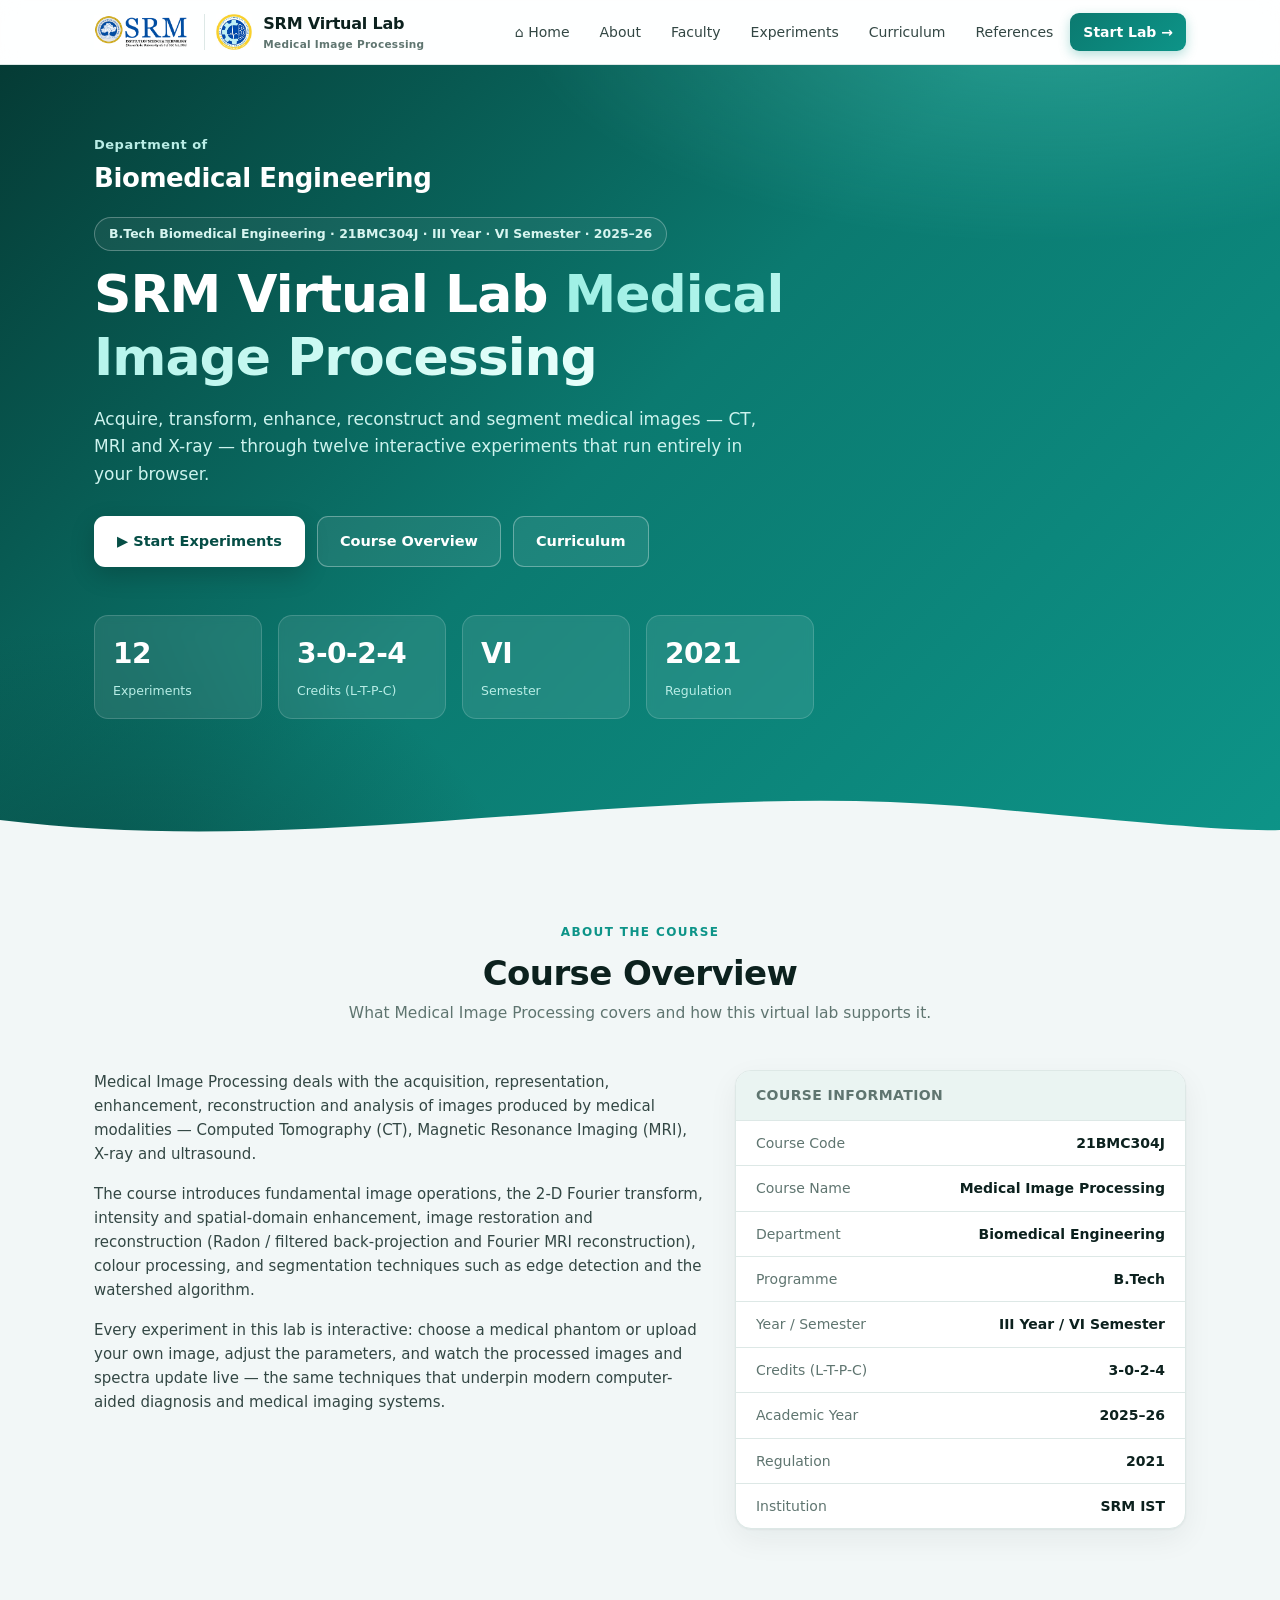
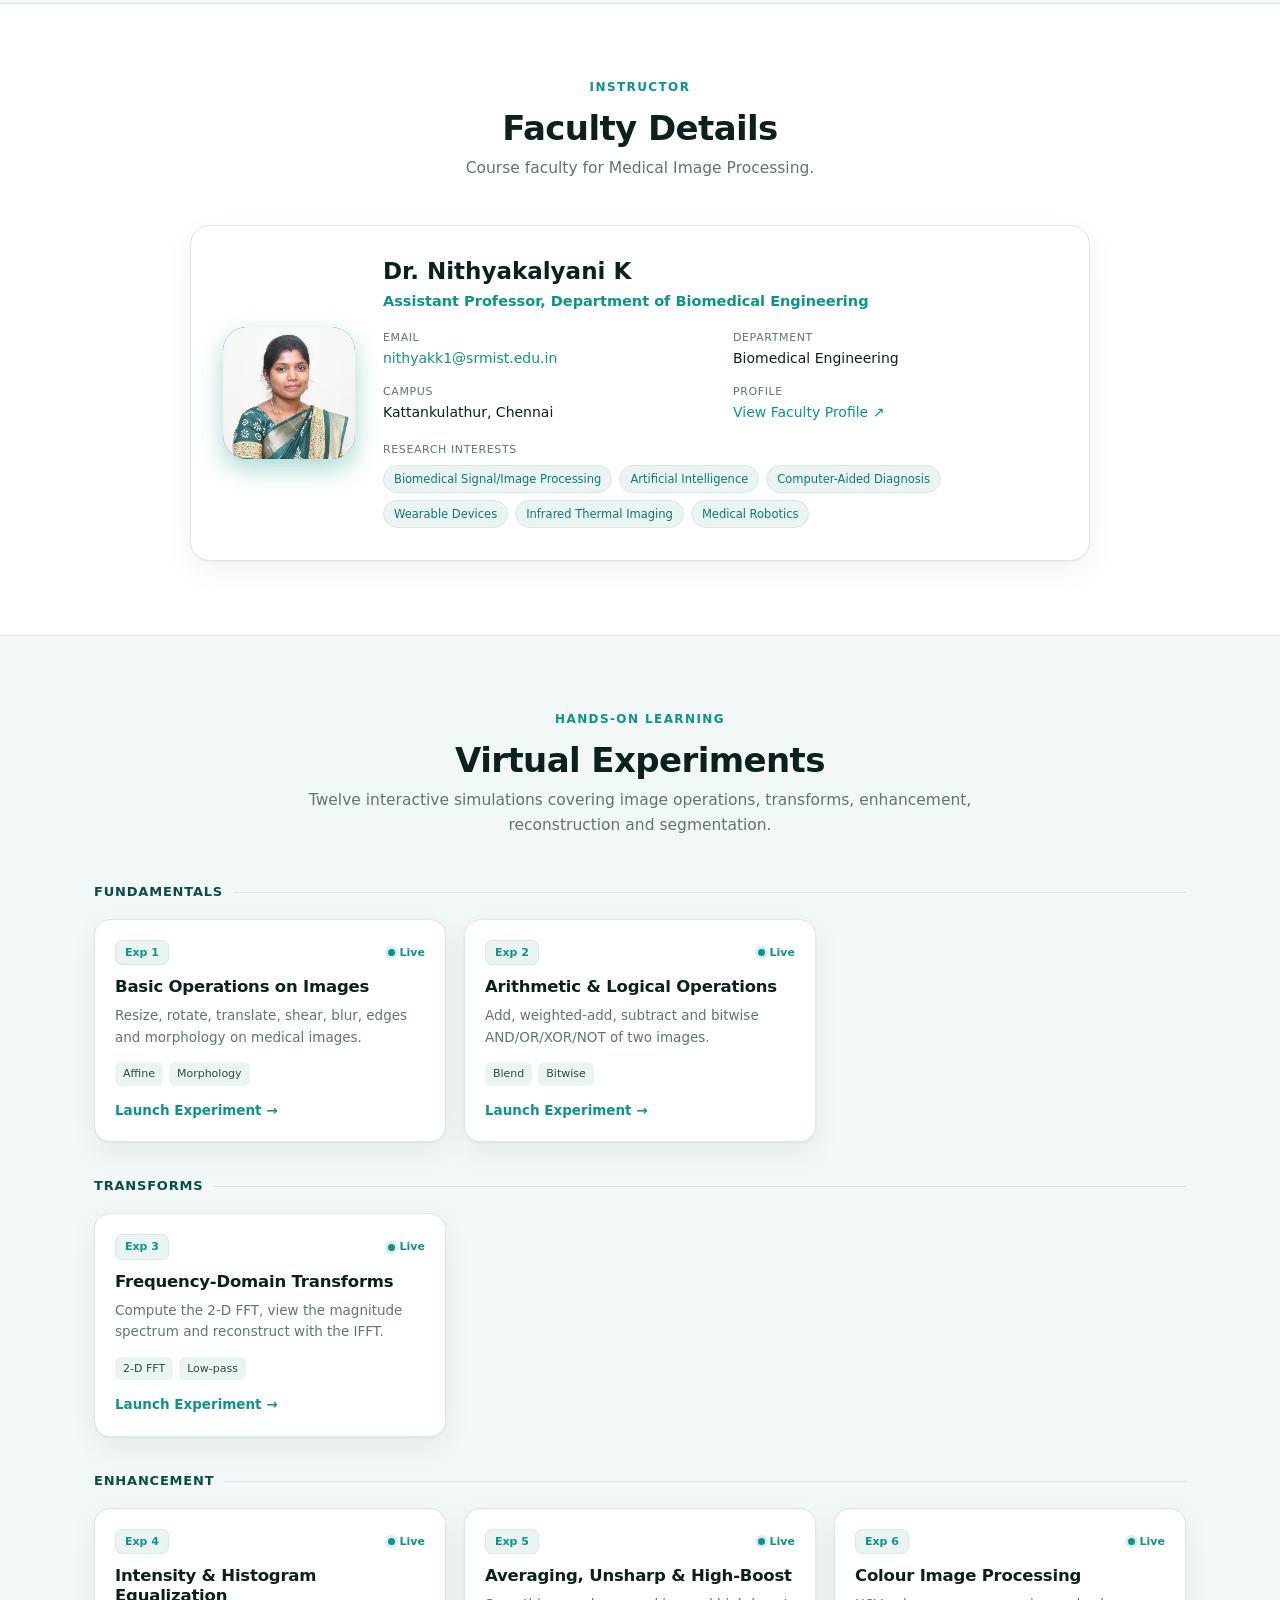
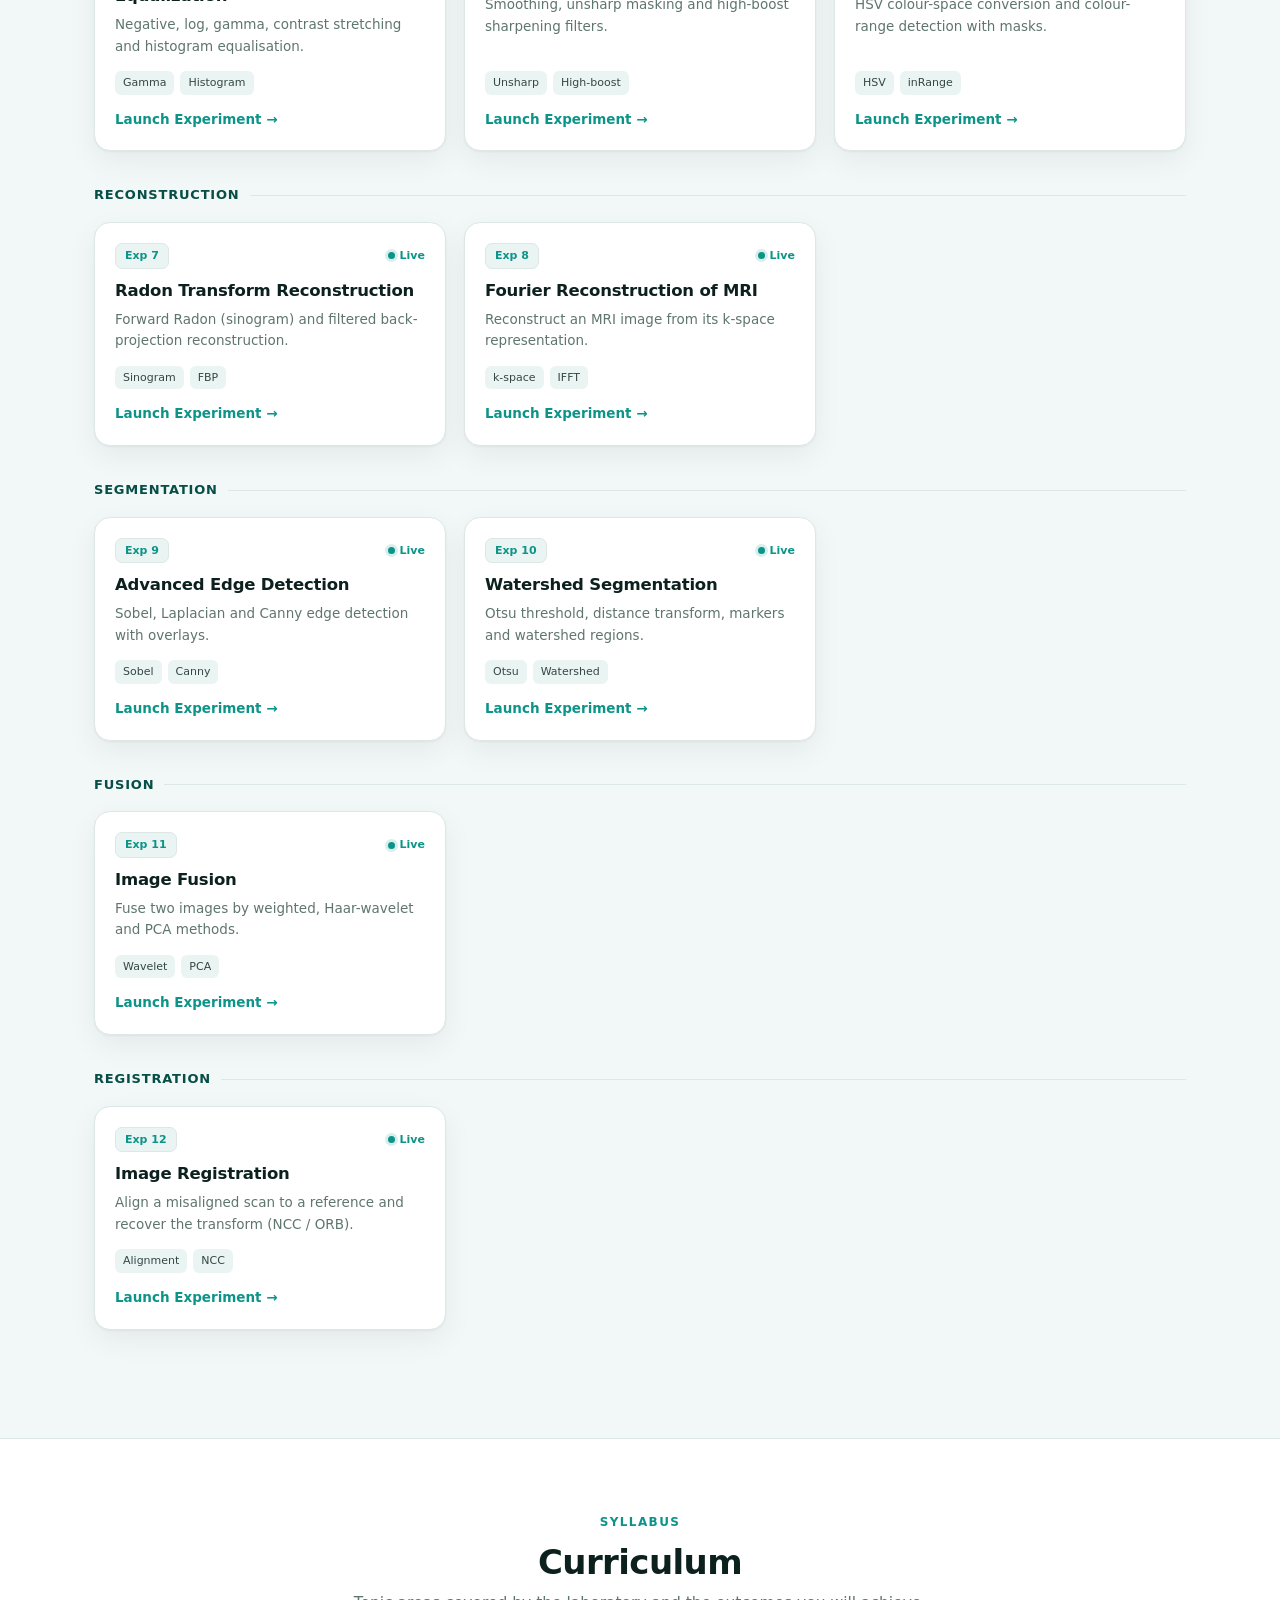
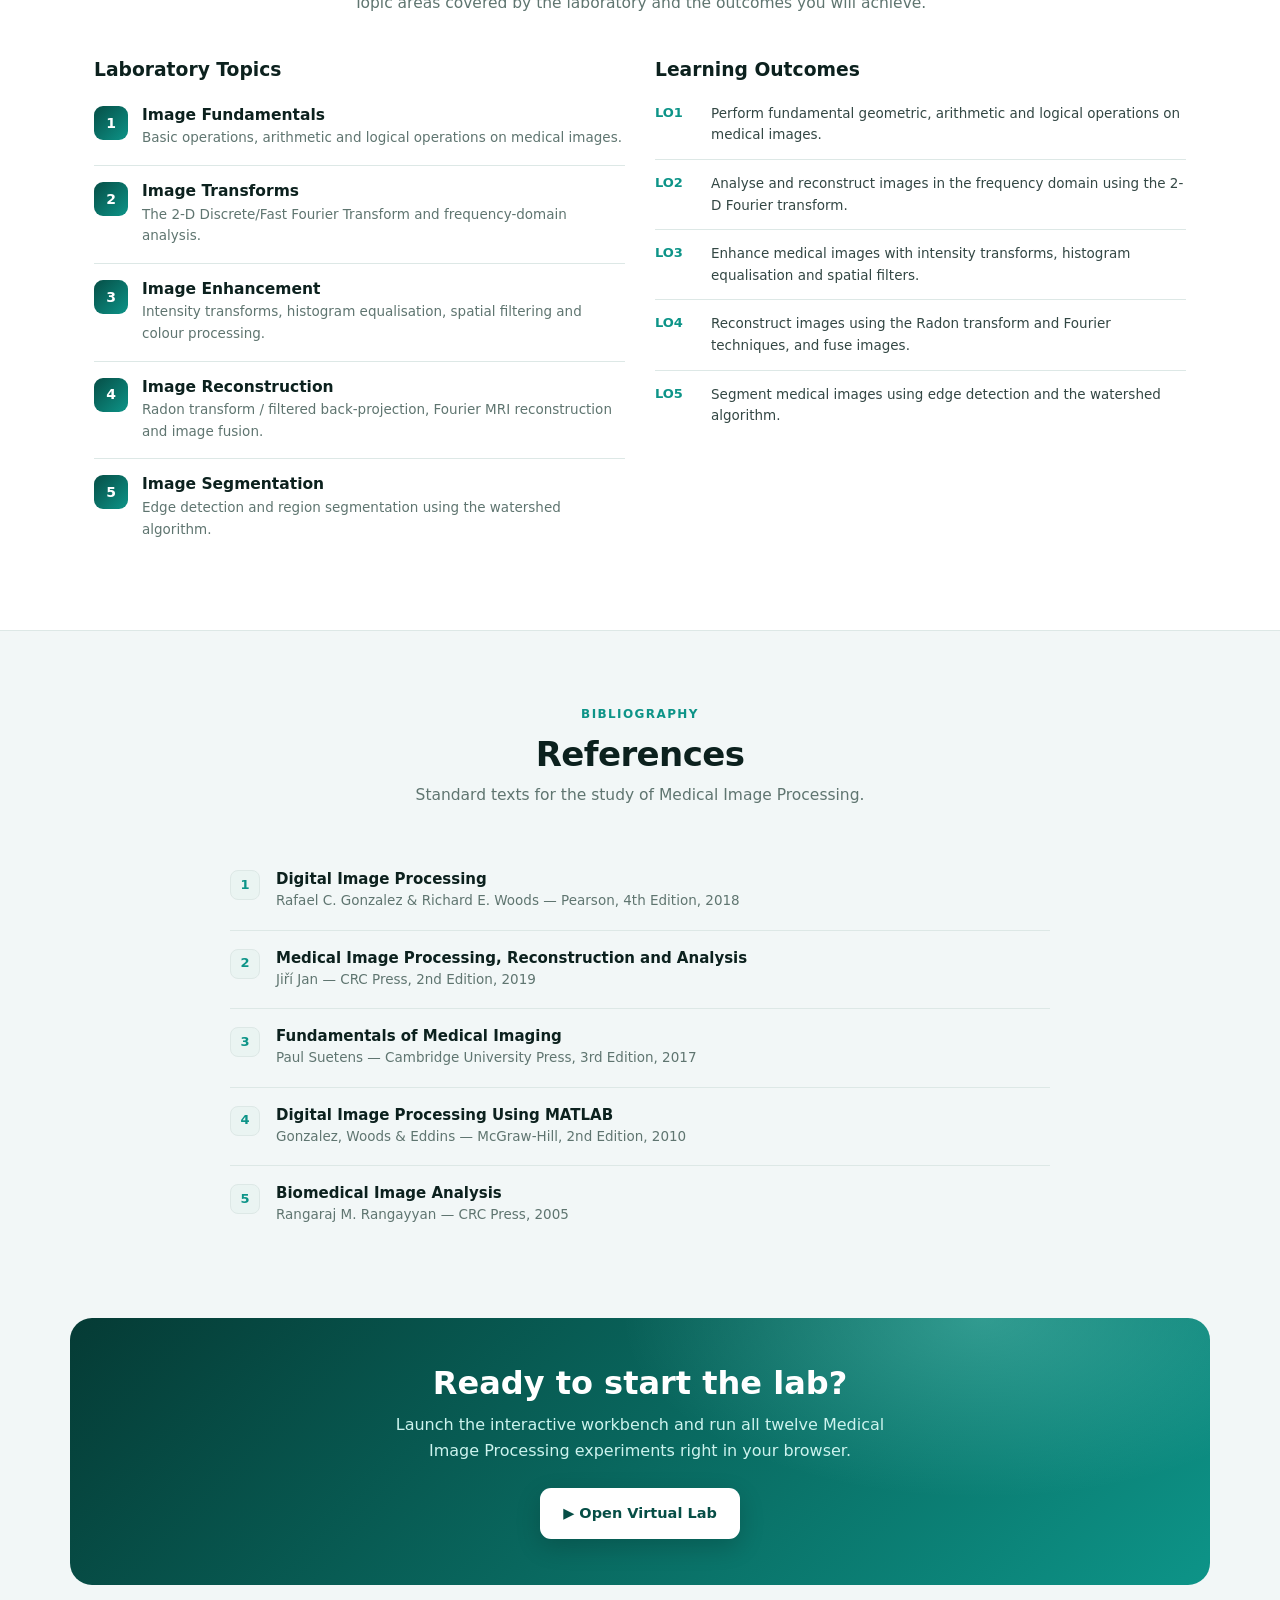
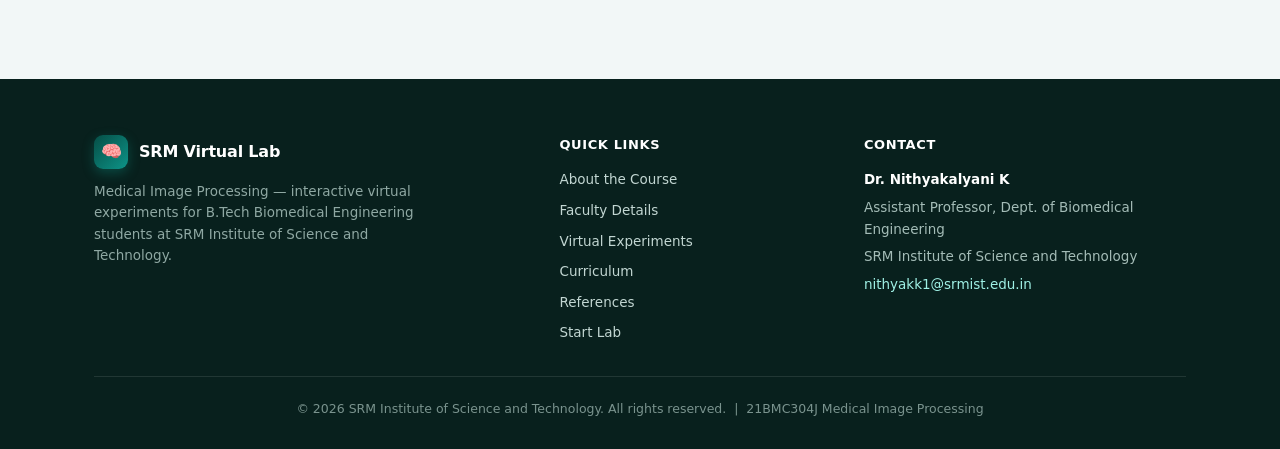
<file: index.html>
<!DOCTYPE html>
<html lang="en">
<head>
  <meta charset="UTF-8" />
  <meta name="viewport" content="width=device-width, initial-scale=1.0" />
  <title>SRM Virtual Lab — Medical Image Processing (BME)</title>
  <meta name="description" content="Interactive virtual laboratory for B.Tech Biomedical Engineering — 12 Medical Image Processing experiments at SRM Institute of Science and Technology." />
  <style>
    :root{
      --navy:#064e46; --blue:#0b7a70; --blue2:#0d9488; --sky:#2dd4bf;
      --ink:#0c211e; --body:#334744; --dim:#5f7570;
      --bg:#f2f7f7; --surface:#ffffff; --border:#dde8e6; --soft:#eaf4f2;
      --radius:16px; --shadow:0 1px 2px rgba(12,33,30,.05),0 10px 30px rgba(12,33,30,.06);
      --maxw:1140px;
    }
    *{box-sizing:border-box;}
    html{scroll-behavior:smooth;}
    body{margin:0;font-family:system-ui,-apple-system,"Segoe UI",Roboto,sans-serif;background:var(--bg);color:var(--body);-webkit-font-smoothing:antialiased;line-height:1.6;}
    a{color:inherit;}
    h1,h2,h3,h4{color:var(--ink);line-height:1.2;margin:0;}
    .wrap{max-width:var(--maxw);margin:0 auto;padding:0 24px;}
    .eyebrow{font-size:12px;font-weight:700;letter-spacing:1.4px;text-transform:uppercase;color:var(--blue2);}

    /* Header */
    header{position:sticky;top:0;z-index:50;background:rgba(255,255,255,.9);backdrop-filter:blur(10px);border-bottom:1px solid var(--border);}
    .nav{display:flex;align-items:center;gap:18px;height:64px;}
    .logo{display:flex;align-items:center;gap:11px;font-weight:800;color:var(--ink);text-decoration:none;font-size:16px;letter-spacing:-.2px;}
    .logo-mark{width:34px;height:34px;border-radius:9px;background:linear-gradient(135deg,var(--navy),var(--blue2));display:grid;place-items:center;color:#fff;font-size:17px;box-shadow:0 4px 12px rgba(13,148,136,.35);}
    .logo small{display:block;font-size:10.5px;font-weight:600;color:var(--dim);letter-spacing:.3px;}
    .logo-img{height:34px;width:auto;display:block;object-fit:contain;}
    .logo-img.bme{height:36px;padding-left:11px;margin-left:3px;border-left:1px solid var(--border);}
    #logo-fallback{display:none;}
    .nav-home{display:inline-flex;align-items:center;gap:5px;}
    .nav-links{display:flex;align-items:center;gap:4px;margin-left:auto;}
    .nav-links a{padding:8px 13px;border-radius:9px;font-size:14px;font-weight:500;color:var(--body);text-decoration:none;transition:.15s;}
    .nav-links a:hover{background:var(--soft);color:var(--navy);}
    .nav-cta{background:linear-gradient(135deg,var(--blue),var(--blue2))!important;color:#fff!important;font-weight:700!important;box-shadow:0 4px 12px rgba(13,148,136,.3);}
    .nav-cta:hover{filter:brightness(1.07);}
    .burger{display:none;margin-left:auto;width:42px;height:42px;border:1px solid var(--border);border-radius:10px;background:#fff;font-size:19px;cursor:pointer;color:var(--ink);}

    /* Hero */
    .hero{position:relative;background:linear-gradient(135deg,#053b35 0%,#0b7a70 48%,#0d9488 100%);color:#fff;overflow:hidden;padding:70px 0 130px;}
    .hero::before{content:"";position:absolute;inset:0;background:radial-gradient(900px 400px at 82% -8%,rgba(120,255,235,.28),transparent 60%),radial-gradient(700px 500px at 8% 110%,rgba(6,60,54,.6),transparent 60%);pointer-events:none;}
    .hero .wrap{position:relative;z-index:2;}
    .hero-dept{font-size:13px;font-weight:600;letter-spacing:.5px;color:#b9ede6;}
    .hero-dept b{display:block;font-size:26px;color:#fff;letter-spacing:-.4px;margin-top:2px;}
    .hero-course{display:inline-block;margin:18px 0 12px;padding:6px 14px;border:1px solid rgba(255,255,255,.28);border-radius:999px;font-size:12.5px;font-weight:600;color:#d7f5f0;background:rgba(255,255,255,.06);}
    .hero h1{font-size:clamp(30px,5vw,52px);color:#fff;letter-spacing:-1px;font-weight:800;max-width:820px;}
    .hero h1 span{background:linear-gradient(90deg,#9ff0e5,#e8fffb);-webkit-background-clip:text;background-clip:text;-webkit-text-fill-color:transparent;}
    .hero p.lead{font-size:17px;color:#cdf3ee;max-width:670px;margin:18px 0 28px;}
    .hero-btns{display:flex;flex-wrap:wrap;gap:12px;}
    .btn{display:inline-flex;align-items:center;gap:8px;padding:13px 22px;border-radius:11px;font-size:14.5px;font-weight:700;text-decoration:none;cursor:pointer;border:1px solid transparent;transition:.15s;}
    .btn-primary{background:#fff;color:var(--navy);box-shadow:0 8px 24px rgba(0,0,0,.18);}
    .btn-primary:hover{transform:translateY(-1px);}
    .btn-ghost{background:rgba(255,255,255,.08);color:#fff;border-color:rgba(255,255,255,.32);}
    .btn-ghost:hover{background:rgba(255,255,255,.16);}
    .stats{display:grid;grid-template-columns:repeat(4,1fr);gap:16px;margin-top:48px;max-width:720px;}
    .stat{background:rgba(255,255,255,.09);border:1px solid rgba(255,255,255,.16);border-radius:14px;padding:16px 18px;backdrop-filter:blur(4px);}
    .stat b{display:block;font-size:28px;font-weight:800;color:#fff;letter-spacing:-.5px;}
    .stat span{font-size:12.5px;color:#b9ede6;}
    .wave{position:absolute;bottom:-1px;left:0;width:100%;line-height:0;z-index:1;}
    .wave svg{width:100%;height:70px;display:block;}

    section{padding:74px 0;}
    .sec-head{text-align:center;max-width:680px;margin:0 auto 44px;}
    .sec-head h2{font-size:clamp(24px,3.5vw,34px);margin:10px 0 8px;letter-spacing:-.6px;}
    .sec-head p{color:var(--dim);font-size:15.5px;margin:0;}
    .alt{background:var(--surface);border-top:1px solid var(--border);border-bottom:1px solid var(--border);}

    .about-grid{display:grid;grid-template-columns:1.35fr 1fr;gap:32px;align-items:start;}
    .about-grid p{margin:0 0 16px;font-size:15px;}
    .info-card{background:var(--surface);border:1px solid var(--border);border-radius:var(--radius);box-shadow:var(--shadow);overflow:hidden;}
    .info-card h3{padding:16px 20px;font-size:14px;letter-spacing:.4px;text-transform:uppercase;color:var(--dim);border-bottom:1px solid var(--border);background:var(--soft);}
    .info-row{display:flex;justify-content:space-between;gap:14px;padding:11px 20px;font-size:14px;border-bottom:1px solid var(--border);}
    .info-row:last-child{border-bottom:0;}
    .info-row span{color:var(--dim);}
    .info-row b{color:var(--ink);font-weight:600;text-align:right;}

    /* Faculty */
    .faculty-card{display:grid;grid-template-columns:auto 1fr;gap:28px;max-width:900px;margin:0 auto;background:var(--surface);border:1px solid var(--border);border-radius:20px;box-shadow:var(--shadow);padding:32px;align-items:center;}
    .avatar{position:relative;width:132px;height:132px;border-radius:24px;overflow:hidden;box-shadow:0 10px 26px rgba(13,148,136,.35);background:linear-gradient(135deg,var(--navy),var(--blue2));}
    .avatar img{width:100%;height:100%;object-fit:cover;display:block;}
    .avatar-fallback{position:absolute;inset:0;display:grid;place-items:center;color:#fff;font-size:42px;font-weight:800;letter-spacing:1px;}
    .faculty-card h3{font-size:23px;}
    .faculty-role{color:var(--blue2);font-weight:600;font-size:14.5px;margin:4px 0 16px;}
    .faculty-meta{display:grid;grid-template-columns:repeat(2,minmax(0,1fr));gap:14px 26px;margin-bottom:18px;}
    .fm-label{font-size:11px;text-transform:uppercase;letter-spacing:.6px;color:var(--dim);}
    .fm-val{font-size:14px;color:var(--ink);font-weight:500;word-break:break-word;}
    .fm-val a{color:var(--blue2);text-decoration:none;}
    .chips{display:flex;flex-wrap:wrap;gap:7px;margin-top:6px;}
    .chip{font-size:11.5px;background:var(--soft);color:var(--blue);border:1px solid var(--border);padding:4px 10px;border-radius:999px;font-weight:500;}

    /* Experiments */
    .exp-group{margin-bottom:34px;}
    .exp-group-title{display:flex;align-items:center;gap:10px;font-size:13px;font-weight:700;letter-spacing:.8px;text-transform:uppercase;color:var(--navy);margin-bottom:16px;}
    .exp-group-title::after{content:"";flex:1;height:1px;background:var(--border);}
    .exp-grid{display:grid;grid-template-columns:repeat(auto-fill,minmax(300px,1fr));gap:18px;}
    .exp-card{display:flex;flex-direction:column;background:var(--surface);border:1px solid var(--border);border-radius:var(--radius);padding:20px;box-shadow:var(--shadow);transition:.18s;text-decoration:none;}
    .exp-card:hover{transform:translateY(-3px);border-color:var(--blue2);box-shadow:0 10px 30px rgba(13,148,136,.14);}
    .exp-top{display:flex;align-items:center;justify-content:space-between;margin-bottom:12px;}
    .exp-badge{font-size:11px;font-weight:700;color:var(--blue2);background:var(--soft);border:1px solid var(--border);padding:3px 9px;border-radius:7px;}
    .live{display:inline-flex;align-items:center;gap:5px;font-size:11px;font-weight:600;color:#0d9488;}
    .live::before{content:"";width:7px;height:7px;border-radius:50%;background:#0d9488;box-shadow:0 0 0 3px rgba(13,148,136,.16);}
    .exp-card h4{font-size:16.5px;margin-bottom:8px;letter-spacing:-.2px;}
    .exp-card p{font-size:13.5px;color:var(--dim);margin:0 0 14px;flex:1;}
    .exp-tags{display:flex;flex-wrap:wrap;gap:6px;margin-bottom:14px;}
    .exp-tags span{font-size:11px;background:var(--soft);color:var(--body);padding:3px 8px;border-radius:6px;}
    .exp-launch{font-size:13.5px;font-weight:700;color:var(--blue2);display:inline-flex;align-items:center;gap:6px;}
    .exp-card:hover .exp-launch{gap:9px;}

    .curr-grid{display:grid;grid-template-columns:1fr 1fr;gap:30px;}
    .unit{display:flex;gap:14px;padding:16px 0;border-bottom:1px solid var(--border);}
    .unit:last-child{border-bottom:0;}
    .unit-num{flex:none;width:34px;height:34px;border-radius:9px;background:linear-gradient(135deg,var(--navy),var(--blue2));color:#fff;display:grid;place-items:center;font-weight:700;font-size:14px;}
    .unit h4{font-size:15.5px;margin-bottom:3px;}
    .unit p{margin:0;font-size:13.5px;color:var(--dim);}
    .co{display:flex;gap:12px;padding:13px 0;border-bottom:1px solid var(--border);}
    .co:last-child{border-bottom:0;}
    .co b{flex:none;color:var(--blue2);font-size:13px;font-weight:700;width:44px;}
    .co span{font-size:13.5px;color:var(--body);}

    .ref{display:flex;gap:16px;padding:18px 0;border-bottom:1px solid var(--border);}
    .ref:last-child{border-bottom:0;}
    .ref-num{flex:none;width:30px;height:30px;border-radius:8px;border:1px solid var(--border);background:var(--soft);color:var(--blue2);display:grid;place-items:center;font-weight:700;font-size:13px;}
    .ref h4{font-size:15px;margin-bottom:2px;}
    .ref p{margin:0;font-size:13.5px;color:var(--dim);}

    .cta-band{background:linear-gradient(135deg,#053b35,#0d9488);color:#fff;border-radius:22px;padding:46px;text-align:center;max-width:var(--maxw);margin:0 auto;position:relative;overflow:hidden;}
    .cta-band::before{content:"";position:absolute;inset:0;background:radial-gradient(600px 300px at 80% 0,rgba(150,255,240,.28),transparent 60%);}
    .cta-band h2{color:#fff;font-size:clamp(24px,3.5vw,32px);position:relative;}
    .cta-band p{color:#cdf3ee;margin:10px auto 24px;max-width:520px;position:relative;}

    footer{background:#08201d;color:#c2d6d2;padding:56px 0 30px;margin-top:20px;}
    .foot-grid{display:grid;grid-template-columns:1.6fr 1fr 1.2fr;gap:36px;padding-bottom:32px;border-bottom:1px solid rgba(255,255,255,.1);}
    footer h5{color:#fff;font-size:13px;text-transform:uppercase;letter-spacing:.6px;margin:0 0 14px;}
    .foot-brand .logo{color:#fff;margin-bottom:12px;}
    .foot-brand p{font-size:13.5px;color:#8fa8a3;max-width:320px;margin:0;}
    .foot-links{display:flex;flex-direction:column;gap:9px;}
    .foot-links a{font-size:13.5px;color:#c2d6d2;text-decoration:none;}
    .foot-links a:hover{color:#fff;}
    .foot-contact p{font-size:13.5px;margin:0 0 6px;color:#a4bcb7;}
    .foot-contact a{color:#9ff0e5;text-decoration:none;}
    .copyright{padding-top:22px;font-size:12.5px;color:#7a938e;text-align:center;}

    @media(max-width:900px){
      .nav-links{display:none;position:absolute;top:64px;left:0;right:0;flex-direction:column;background:#fff;border-bottom:1px solid var(--border);padding:12px 24px;gap:2px;}
      .nav-links.open{display:flex;}
      .nav-links a{padding:11px 12px;}
      .burger{display:block;}
      .about-grid,.curr-grid,.foot-grid{grid-template-columns:1fr;}
      .stats{grid-template-columns:repeat(2,1fr);}
      .faculty-card{grid-template-columns:1fr;text-align:center;padding:26px;}
      .avatar{margin:0 auto;}
      .faculty-meta{grid-template-columns:1fr;text-align:left;}
    }
  </style>
</head>
<body>
  <!-- HEADER -->
  <header>
    <div class="wrap nav">
      <a href="index.html" class="logo">
        <img src="assets/srm-logo.png" alt="SRM Institute of Science and Technology" class="logo-img srm"
             onerror="this.style.display='none';document.getElementById('logo-fallback').style.display='grid';" />
        <img src="assets/bme-logo.jpg" alt="Department of Biomedical Engineering" class="logo-img bme"
             onerror="this.style.display='none';" />
        <span id="logo-fallback" class="logo-mark">🧠</span>
        <span class="logo-text">SRM Virtual Lab<small>Medical Image Processing</small></span>
      </a>
      <button class="burger" id="burger" aria-label="Menu">☰</button>
      <nav class="nav-links" id="navlinks">
        <a href="#home" class="nav-home">⌂ Home</a>
        <a href="#about">About</a>
        <a href="#faculty">Faculty</a>
        <a href="#experiments">Experiments</a>
        <a href="#curriculum">Curriculum</a>
        <a href="#references">References</a>
        <a href="lab.html" class="nav-cta">Start Lab →</a>
      </nav>
    </div>
  </header>

  <!-- HERO -->
  <div class="hero" id="home">
    <div class="wrap">
      <div class="hero-dept">Department of <b>Biomedical Engineering</b></div>
      <div class="hero-course">B.Tech Biomedical Engineering · 21BMC304J · III Year · VI Semester · 2025–26</div>
      <h1>SRM Virtual Lab <span>Medical Image Processing</span></h1>
      <p class="lead">Acquire, transform, enhance, reconstruct and segment medical images — CT, MRI and X-ray — through twelve interactive experiments that run entirely in your browser.</p>
      <div class="hero-btns">
        <a href="lab.html" class="btn btn-primary">▶ Start Experiments</a>
        <a href="#about" class="btn btn-ghost">Course Overview</a>
        <a href="#curriculum" class="btn btn-ghost">Curriculum</a>
      </div>
      <div class="stats">
        <div class="stat"><b>12</b><span>Experiments</span></div>
        <div class="stat"><b>3-0-2-4</b><span>Credits (L-T-P-C)</span></div>
        <div class="stat"><b>VI</b><span>Semester</span></div>
        <div class="stat"><b>2021</b><span>Regulation</span></div>
      </div>
    </div>
    <div class="wave">
      <svg viewBox="0 0 1440 70" preserveAspectRatio="none" xmlns="http://www.w3.org/2000/svg"><path fill="#f2f7f7" d="M0,40 C360,80 720,0 1080,26 C1260,40 1380,52 1440,50 L1440,70 L0,70 Z"></path></svg>
    </div>
  </div>

  <!-- ABOUT -->
  <section id="about">
    <div class="wrap">
      <div class="sec-head">
        <div class="eyebrow">About the Course</div>
        <h2>Course Overview</h2>
        <p>What Medical Image Processing covers and how this virtual lab supports it.</p>
      </div>
      <div class="about-grid">
        <div>
          <p>Medical Image Processing deals with the acquisition, representation, enhancement, reconstruction and analysis of images produced by medical modalities — Computed Tomography (CT), Magnetic Resonance Imaging (MRI), X-ray and ultrasound.</p>
          <p>The course introduces fundamental image operations, the 2-D Fourier transform, intensity and spatial-domain enhancement, image restoration and reconstruction (Radon / filtered back-projection and Fourier MRI reconstruction), colour processing, and segmentation techniques such as edge detection and the watershed algorithm.</p>
          <p>Every experiment in this lab is interactive: choose a medical phantom or upload your own image, adjust the parameters, and watch the processed images and spectra update live — the same techniques that underpin modern computer-aided diagnosis and medical imaging systems.</p>
        </div>
        <div class="info-card">
          <h3>Course Information</h3>
          <div class="info-row"><span>Course Code</span><b>21BMC304J</b></div>
          <div class="info-row"><span>Course Name</span><b>Medical Image Processing</b></div>
          <div class="info-row"><span>Department</span><b>Biomedical Engineering</b></div>
          <div class="info-row"><span>Programme</span><b>B.Tech</b></div>
          <div class="info-row"><span>Year / Semester</span><b>III Year / VI Semester</b></div>
          <div class="info-row"><span>Credits (L-T-P-C)</span><b>3-0-2-4</b></div>
          <div class="info-row"><span>Academic Year</span><b>2025–26</b></div>
          <div class="info-row"><span>Regulation</span><b>2021</b></div>
          <div class="info-row"><span>Institution</span><b>SRM IST</b></div>
        </div>
      </div>
    </div>
  </section>

  <!-- FACULTY -->
  <section id="faculty" class="alt">
    <div class="wrap">
      <div class="sec-head">
        <div class="eyebrow">Instructor</div>
        <h2>Faculty Details</h2>
        <p>Course faculty for Medical Image Processing.</p>
      </div>
      <div class="faculty-card">
        <div class="avatar">
          <img src="assets/nithya.jpg" alt="Dr. Nithyakalyani K"
               onerror="this.style.display='none';this.nextElementSibling.style.display='grid';" />
          <span class="avatar-fallback" style="display:none;">NK</span>
        </div>
        <div>
          <h3>Dr. Nithyakalyani K</h3>
          <div class="faculty-role">Assistant Professor, Department of Biomedical Engineering</div>
          <div class="faculty-meta">
            <div><div class="fm-label">Email</div><div class="fm-val"><a href="mailto:nithyakk1@srmist.edu.in">nithyakk1@srmist.edu.in</a></div></div>
            <div><div class="fm-label">Department</div><div class="fm-val">Biomedical Engineering</div></div>
            <div><div class="fm-label">Campus</div><div class="fm-val">Kattankulathur, Chennai</div></div>
            <div><div class="fm-label">Profile</div><div class="fm-val"><a href="https://www.srmist.edu.in/faculty/dr-nithyakalyani-k-2/" target="_blank" rel="noopener">View Faculty Profile ↗</a></div></div>
          </div>
          <div class="fm-label">Research Interests</div>
          <div class="chips">
            <span class="chip">Biomedical Signal/Image Processing</span>
            <span class="chip">Artificial Intelligence</span>
            <span class="chip">Computer-Aided Diagnosis</span>
            <span class="chip">Wearable Devices</span>
            <span class="chip">Infrared Thermal Imaging</span>
            <span class="chip">Medical Robotics</span>
          </div>
        </div>
      </div>
    </div>
  </section>

  <!-- EXPERIMENTS -->
  <section id="experiments">
    <div class="wrap">
      <div class="sec-head">
        <div class="eyebrow">Hands-on Learning</div>
        <h2>Virtual Experiments</h2>
        <p>Twelve interactive simulations covering image operations, transforms, enhancement, reconstruction and segmentation.</p>
      </div>
      <div id="exp-container"></div>
    </div>
  </section>

  <!-- CURRICULUM -->
  <section id="curriculum" class="alt">
    <div class="wrap">
      <div class="sec-head">
        <div class="eyebrow">Syllabus</div>
        <h2>Curriculum</h2>
        <p>Topic areas covered by the laboratory and the outcomes you will achieve.</p>
      </div>
      <div class="curr-grid">
        <div>
          <h3 style="margin-bottom:8px;">Laboratory Topics</h3>
          <div class="unit"><div class="unit-num">1</div><div><h4>Image Fundamentals</h4><p>Basic operations, arithmetic and logical operations on medical images.</p></div></div>
          <div class="unit"><div class="unit-num">2</div><div><h4>Image Transforms</h4><p>The 2-D Discrete/Fast Fourier Transform and frequency-domain analysis.</p></div></div>
          <div class="unit"><div class="unit-num">3</div><div><h4>Image Enhancement</h4><p>Intensity transforms, histogram equalisation, spatial filtering and colour processing.</p></div></div>
          <div class="unit"><div class="unit-num">4</div><div><h4>Image Reconstruction</h4><p>Radon transform / filtered back-projection, Fourier MRI reconstruction and image fusion.</p></div></div>
          <div class="unit"><div class="unit-num">5</div><div><h4>Image Segmentation</h4><p>Edge detection and region segmentation using the watershed algorithm.</p></div></div>
        </div>
        <div>
          <h3 style="margin-bottom:8px;">Learning Outcomes</h3>
          <div class="co"><b>LO1</b><span>Perform fundamental geometric, arithmetic and logical operations on medical images.</span></div>
          <div class="co"><b>LO2</b><span>Analyse and reconstruct images in the frequency domain using the 2-D Fourier transform.</span></div>
          <div class="co"><b>LO3</b><span>Enhance medical images with intensity transforms, histogram equalisation and spatial filters.</span></div>
          <div class="co"><b>LO4</b><span>Reconstruct images using the Radon transform and Fourier techniques, and fuse images.</span></div>
          <div class="co"><b>LO5</b><span>Segment medical images using edge detection and the watershed algorithm.</span></div>
        </div>
      </div>
    </div>
  </section>

  <!-- REFERENCES -->
  <section id="references">
    <div class="wrap">
      <div class="sec-head">
        <div class="eyebrow">Bibliography</div>
        <h2>References</h2>
        <p>Standard texts for the study of Medical Image Processing.</p>
      </div>
      <div style="max-width:820px;margin:0 auto;">
        <div class="ref"><div class="ref-num">1</div><div><h4>Digital Image Processing</h4><p>Rafael C. Gonzalez &amp; Richard E. Woods — Pearson, 4th Edition, 2018</p></div></div>
        <div class="ref"><div class="ref-num">2</div><div><h4>Medical Image Processing, Reconstruction and Analysis</h4><p>Jiří Jan — CRC Press, 2nd Edition, 2019</p></div></div>
        <div class="ref"><div class="ref-num">3</div><div><h4>Fundamentals of Medical Imaging</h4><p>Paul Suetens — Cambridge University Press, 3rd Edition, 2017</p></div></div>
        <div class="ref"><div class="ref-num">4</div><div><h4>Digital Image Processing Using MATLAB</h4><p>Gonzalez, Woods &amp; Eddins — McGraw-Hill, 2nd Edition, 2010</p></div></div>
        <div class="ref"><div class="ref-num">5</div><div><h4>Biomedical Image Analysis</h4><p>Rangaraj M. Rangayyan — CRC Press, 2005</p></div></div>
      </div>
    </div>
  </section>

  <!-- CTA -->
  <section style="padding-top:0;">
    <div class="cta-band">
      <h2>Ready to start the lab?</h2>
      <p>Launch the interactive workbench and run all twelve Medical Image Processing experiments right in your browser.</p>
      <a href="lab.html" class="btn btn-primary" style="position:relative;">▶ Open Virtual Lab</a>
    </div>
  </section>

  <!-- FOOTER -->
  <footer>
    <div class="wrap">
      <div class="foot-grid">
        <div class="foot-brand">
          <div class="logo"><span class="logo-mark">🧠</span><span>SRM Virtual Lab</span></div>
          <p>Medical Image Processing — interactive virtual experiments for B.Tech Biomedical Engineering students at SRM Institute of Science and Technology.</p>
        </div>
        <div>
          <h5>Quick Links</h5>
          <div class="foot-links">
            <a href="#about">About the Course</a>
            <a href="#faculty">Faculty Details</a>
            <a href="#experiments">Virtual Experiments</a>
            <a href="#curriculum">Curriculum</a>
            <a href="#references">References</a>
            <a href="lab.html">Start Lab</a>
          </div>
        </div>
        <div class="foot-contact">
          <h5>Contact</h5>
          <p><b style="color:#fff;">Dr. Nithyakalyani K</b></p>
          <p>Assistant Professor, Dept. of Biomedical Engineering</p>
          <p>SRM Institute of Science and Technology</p>
          <p><a href="mailto:nithyakk1@srmist.edu.in">nithyakk1@srmist.edu.in</a></p>
        </div>
      </div>
      <div class="copyright">© 2026 SRM Institute of Science and Technology. All rights reserved. &nbsp;|&nbsp; 21BMC304J Medical Image Processing</div>
    </div>
  </footer>

  <script>
    const burger = document.getElementById('burger');
    const navlinks = document.getElementById('navlinks');
    burger.addEventListener('click', () => navlinks.classList.toggle('open'));
    navlinks.querySelectorAll('a').forEach(a => a.addEventListener('click', () => navlinks.classList.remove('open')));

    // Experiment cards (grouped) — link into the lab at the matching experiment
    const GROUPS = [
      { name: 'Fundamentals', items: [
        [1, 'Basic Operations on Images', 'Resize, rotate, translate, shear, blur, edges and morphology on medical images.', ['Affine','Morphology']],
        [2, 'Arithmetic & Logical Operations', 'Add, weighted-add, subtract and bitwise AND/OR/XOR/NOT of two images.', ['Blend','Bitwise']]
      ]},
      { name: 'Transforms', items: [
        [3, 'Frequency-Domain Transforms', 'Compute the 2-D FFT, view the magnitude spectrum and reconstruct with the IFFT.', ['2-D FFT','Low-pass']]
      ]},
      { name: 'Enhancement', items: [
        [4, 'Intensity & Histogram Equalization', 'Negative, log, gamma, contrast stretching and histogram equalisation.', ['Gamma','Histogram']],
        [5, 'Averaging, Unsharp & High-Boost', 'Smoothing, unsharp masking and high-boost sharpening filters.', ['Unsharp','High-boost']],
        [6, 'Colour Image Processing', 'HSV colour-space conversion and colour-range detection with masks.', ['HSV','inRange']]
      ]},
      { name: 'Reconstruction', items: [
        [7, 'Radon Transform Reconstruction', 'Forward Radon (sinogram) and filtered back-projection reconstruction.', ['Sinogram','FBP']],
        [8, 'Fourier Reconstruction of MRI', 'Reconstruct an MRI image from its k-space representation.', ['k-space','IFFT']]
      ]},
      { name: 'Segmentation', items: [
        [9, 'Advanced Edge Detection', 'Sobel, Laplacian and Canny edge detection with overlays.', ['Sobel','Canny']],
        [10, 'Watershed Segmentation', 'Otsu threshold, distance transform, markers and watershed regions.', ['Otsu','Watershed']]
      ]},
      { name: 'Fusion', items: [
        [11, 'Image Fusion', 'Fuse two images by weighted, Haar-wavelet and PCA methods.', ['Wavelet','PCA']]
      ]},
      { name: 'Registration', items: [
        [12, 'Image Registration', 'Align a misaligned scan to a reference and recover the transform (NCC / ORB).', ['Alignment','NCC']]
      ]}
    ];
    const cont = document.getElementById('exp-container');
    GROUPS.forEach(g => {
      const wrap = document.createElement('div'); wrap.className = 'exp-group';
      wrap.innerHTML = `<div class="exp-group-title">${g.name}</div>`;
      const grid = document.createElement('div'); grid.className = 'exp-grid';
      g.items.forEach(([n, title, desc, tags]) => {
        const a = document.createElement('a');
        a.className = 'exp-card'; a.href = 'lab.html#exp' + n;
        a.innerHTML = `
          <div class="exp-top"><span class="exp-badge">Exp ${n}</span><span class="live">Live</span></div>
          <h4>${title}</h4>
          <p>${desc}</p>
          <div class="exp-tags">${tags.map(t => `<span>${t}</span>`).join('')}</div>
          <span class="exp-launch">Launch Experiment →</span>`;
        grid.appendChild(a);
      });
      wrap.appendChild(grid); cont.appendChild(wrap);
    });
  </script>
</body>
</html>
</file>
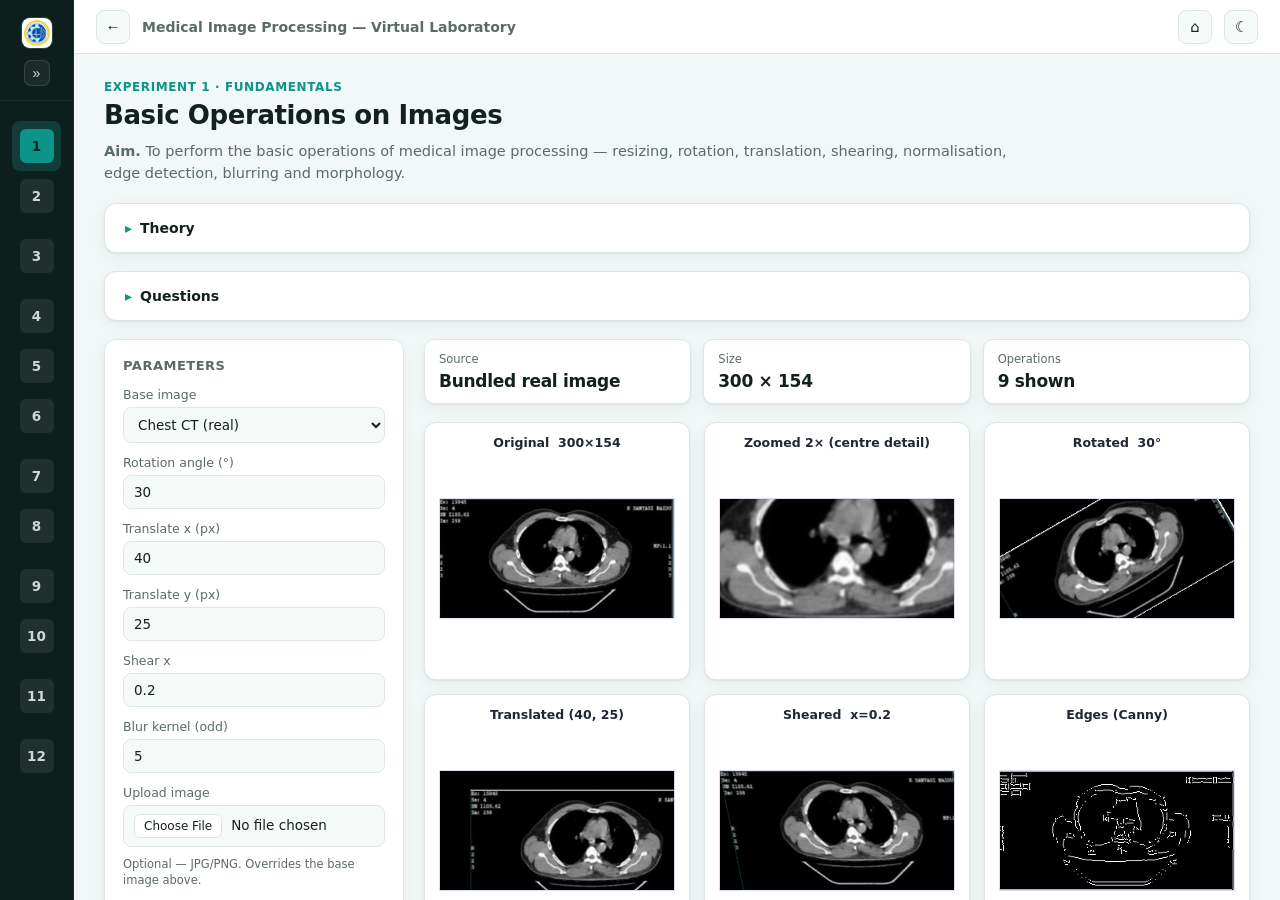
<file: lab.html>
<!DOCTYPE html>
<html lang="en" data-theme="light">
<head>
  <meta charset="UTF-8" />
  <meta name="viewport" content="width=device-width, initial-scale=1.0" />
  <title>Medical Image Processing — Virtual Lab</title>
  <meta name="description" content="Interactive virtual laboratory for 11 Medical Image Processing experiments — image operations, transforms, enhancement, reconstruction and segmentation." />
  <link rel="stylesheet" href="css/style.css?v=6" />
</head>
<body>
  <div class="app">
    <aside id="sidebar">
      <div class="brand">
        <a class="brand-title" href="index.html" title="Back to home"><span class="brand-mark"><img src="assets/bme-logo.jpg" alt="BME" class="brand-logo" /></span> <span class="brand-text">MIP Virtual Lab</span></a>
        <div class="brand-sub">Medical Image Processing · 21BMC304J</div>
        <button id="collapse-btn" class="collapse-btn" title="Collapse sidebar" aria-label="Collapse sidebar">«</button>
      </div>
      <nav id="nav"></nav>
    </aside>

    <div class="content">
      <div class="topbar">
        <button id="menu-btn" class="icon-btn" title="Menu">☰</button>
        <button id="back-btn" class="icon-btn" title="Back">←</button>
        <h2>Medical Image Processing — Virtual Laboratory</h2>
        <div class="spacer"></div>
        <a href="index.html" class="icon-btn home-link" title="Home">⌂</a>
        <button id="theme-btn" class="icon-btn" title="Toggle theme">☾</button>
      </div>
      <main id="main"></main>
    </div>
  </div>

  <script src="js/imglib.js?v=6"></script>
  <script src="js/plot.js?v=6"></script>
  <script src="js/experiments.js?v=6"></script>
  <script src="js/app.js?v=6"></script>
</body>
</html>
</file>
<file: css/style.css>
/* =========================================================================
   style.css — MIP Virtual Lab (Medical Image Processing)
   ========================================================================= */
:root {
  --bg: #f2f7f7;
  --surface: #ffffff;
  --surface-2: #f5faf9;
  --border: #dde8e6;
  --text: #12211f;
  --text-dim: #5a6b68;
  --primary: #0d9488;
  --primary-dark: #0b7a70;
  --accent: #2f6fed;
  --danger: #e6484f;
  --sidebar: #0c1f1d;
  --sidebar-text: #cbdad7;
  --sidebar-dim: #7c928e;
  --radius: 12px;
  --shadow: 0 1px 2px rgba(16,32,30,.06), 0 4px 16px rgba(16,32,30,.05);
}
[data-theme="dark"] {
  --bg: #0a1211;
  --surface: #12201e;
  --surface-2: #0e1917;
  --border: #23322f;
  --text: #e6efed;
  --text-dim: #93a8a4;
  --primary: #2dd4bf;
  --primary-dark: #14b8a6;
  --sidebar: #081210;
  --sidebar-text: #cbdad7;
  --sidebar-dim: #6b827e;
  --shadow: 0 1px 2px rgba(0,0,0,.3), 0 6px 20px rgba(0,0,0,.35);
}
* { box-sizing: border-box; }
html, body { margin: 0; height: 100%; }
body { font-family: system-ui, -apple-system, "Segoe UI", Roboto, sans-serif; background: var(--bg); color: var(--text); -webkit-font-smoothing: antialiased; }
.app { display: grid; grid-template-columns: 288px 1fr; height: 100vh; transition: grid-template-columns .28s cubic-bezier(.4,0,.2,1); }

/* ------------------------------- Sidebar ------------------------------- */
#sidebar { background: var(--sidebar); color: var(--sidebar-text); display: flex; flex-direction: column; overflow: hidden; border-right: 1px solid rgba(255,255,255,.05); }
.brand { position: relative; padding: 20px 20px 14px; border-bottom: 1px solid rgba(255,255,255,.06); }
.collapse-btn { position: absolute; top: 16px; right: 12px; width: 26px; height: 26px; border-radius: 7px; border: 1px solid rgba(255,255,255,.12); background: rgba(255,255,255,.06); color: var(--sidebar-text); cursor: pointer; font-size: 14px; line-height: 1; display: grid; place-items: center; }
.collapse-btn:hover { background: rgba(255,255,255,.14); color: #fff; }
.brand-title { font-size: 15px; font-weight: 700; letter-spacing: .2px; color: #fff; display: flex; align-items: center; gap: 9px; text-decoration: none; }
.brand-title:hover { opacity: .9; }
.home-link { display: grid; place-items: center; text-decoration: none; }
.brand-mark { width: 30px; height: 30px; border-radius: 8px; background: #fff; display: grid; place-items: center; overflow: hidden; flex: none; box-shadow: 0 0 0 1px rgba(255,255,255,.15); }
.brand-logo { width: 100%; height: 100%; object-fit: contain; padding: 2px; }
.brand-sub { font-size: 11.5px; color: var(--sidebar-dim); margin-top: 4px; }
#nav { flex: 1; overflow-y: auto; padding: 10px 12px 24px; }
.nav-group { margin-top: 14px; }
.nav-group-title { font-size: 10.5px; text-transform: uppercase; letter-spacing: .8px; color: var(--sidebar-dim); padding: 6px 10px; font-weight: 600; }
.nav-item { width: 100%; text-align: left; display: flex; align-items: center; gap: 10px; background: transparent; border: 0; color: var(--sidebar-text); padding: 8px 10px; border-radius: 8px; cursor: pointer; font-size: 13px; font-family: inherit; transition: background .12s; }
.nav-item:hover { background: rgba(255,255,255,.06); }
.nav-item.active { background: rgba(45,212,191,.16); color: #fff; }
.nav-item.active .nav-num { background: var(--primary); color: #04211d; }
.nav-num { flex: none; width: 22px; height: 22px; border-radius: 6px; background: rgba(255,255,255,.08); display: grid; place-items: center; font-size: 11.5px; font-weight: 700; }
.nav-label { line-height: 1.25; }

/* ------------------------------- Topbar -------------------------------- */
.content { display: flex; flex-direction: column; overflow: hidden; }
.topbar { height: 54px; flex: none; display: flex; align-items: center; gap: 12px; padding: 0 22px; border-bottom: 1px solid var(--border); background: var(--surface); }
.topbar h2 { font-size: 14px; margin: 0; font-weight: 600; color: var(--text-dim); }
.spacer { flex: 1; }
#menu-btn { display: none; }
.icon-btn { width: 34px; height: 34px; border-radius: 8px; border: 1px solid var(--border); background: var(--surface-2); color: var(--text); cursor: pointer; font-size: 15px; }
.icon-btn:hover { border-color: var(--primary); }

/* ------------------------------- Main ---------------------------------- */
#main { flex: 1; overflow-y: auto; padding: 26px 30px 60px; }
.exp-header { max-width: 1220px; margin: 0 auto 18px; }
.exp-eyebrow { font-size: 12px; font-weight: 600; color: var(--primary); text-transform: uppercase; letter-spacing: .6px; }
.exp-title { font-size: 26px; margin: 6px 0 10px; letter-spacing: -.4px; }
.exp-aim { font-size: 14.5px; color: var(--text-dim); line-height: 1.55; margin: 0; max-width: 940px; }

.card { background: var(--surface); border: 1px solid var(--border); border-radius: var(--radius); box-shadow: var(--shadow); }
.theory { max-width: 1220px; margin: 0 auto 18px; padding: 4px 18px; }
.theory summary { cursor: pointer; font-weight: 600; font-size: 14px; padding: 12px 2px; list-style: none; }
.theory summary::before { content: '▸'; display: inline-block; margin-right: 8px; color: var(--primary); transition: transform .15s; }
.theory[open] summary::before { transform: rotate(90deg); }
.theory-body { font-size: 13.5px; color: var(--text-dim); line-height: 1.65; padding: 0 4px 16px; }
.theory-body ul { margin: 8px 0; padding-left: 20px; }
.theory-body b { color: var(--text); }
.theory-body li { margin: 4px 0; }
.eq { background: var(--surface-2); border: 1px solid var(--border); border-radius: 8px; padding: 10px 14px; margin: 10px 0; font-family: "Cambria Math", Georgia, serif; font-size: 15px; color: var(--text); text-align: center; }
.file-input { padding: 6px 8px; font-size: 12px; cursor: pointer; }
.file-input::file-selector-button { border: 1px solid var(--border); background: var(--surface); color: var(--text); border-radius: 6px; padding: 4px 9px; margin-right: 9px; cursor: pointer; font-family: inherit; font-size: 12px; }
.file-status { font-size: 11.5px; color: var(--text-dim); margin-top: 4px; line-height: 1.4; }
.file-clear { background: none; border: 0; color: var(--danger); cursor: pointer; font-size: 11.5px; text-decoration: underline; padding: 0; font-family: inherit; }

/* ----------------------------- Exp layout ------------------------------ */
.exp-layout { max-width: 1220px; margin: 0 auto; display: grid; grid-template-columns: 300px 1fr; gap: 20px; align-items: start; }
.controls { padding: 18px; position: sticky; top: 0; }
.card-h { margin: 0 0 14px; font-size: 13px; text-transform: uppercase; letter-spacing: .5px; color: var(--text-dim); }
.control-grid { display: flex; flex-direction: column; gap: 12px; }
.control { display: flex; flex-direction: column; gap: 5px; }
.control-label { font-size: 12.5px; color: var(--text-dim); font-weight: 500; }
.control-input { padding: 8px 10px; border: 1px solid var(--border); border-radius: 8px; background: var(--surface-2); color: var(--text); font-size: 13.5px; font-family: inherit; width: 100%; }
.control-input:focus { outline: none; border-color: var(--primary); box-shadow: 0 0 0 3px rgba(13,148,136,.15); }
.btn-row { display: flex; gap: 8px; margin-top: 16px; }
.btn { padding: 9px 14px; border-radius: 8px; font-size: 13.5px; font-weight: 600; cursor: pointer; border: 1px solid transparent; font-family: inherit; }
.btn.primary { background: var(--primary); color: #fff; flex: 1; }
.btn.primary:hover { background: var(--primary-dark); }
.btn.ghost { background: transparent; border-color: var(--border); color: var(--text-dim); }
.btn.ghost:hover { border-color: var(--primary); color: var(--text); }

/* ------------------------------ Results -------------------------------- */
.results { min-height: 200px; }
.placeholder { padding: 40px; text-align: center; color: var(--text-dim); border: 1.5px dashed var(--border); border-radius: var(--radius); font-size: 14px; }
.error { padding: 16px 18px; background: rgba(230,72,79,.1); border: 1px solid rgba(230,72,79,.35); color: var(--danger); border-radius: 10px; font-size: 13.5px; font-weight: 500; }

.metrics { display: grid; grid-template-columns: repeat(auto-fit, minmax(150px, 1fr)); gap: 12px; margin-bottom: 18px; }
.metric { background: var(--surface); border: 1px solid var(--border); border-radius: 10px; padding: 12px 14px; box-shadow: var(--shadow); }
.metric-label { font-size: 11.5px; color: var(--text-dim); margin-bottom: 5px; }
.metric-value { font-size: 17px; font-weight: 700; letter-spacing: -.3px; word-break: break-word; }

/* image results grid */
.img-grid { display: grid; grid-template-columns: repeat(auto-fill, minmax(240px, 1fr)); gap: 14px; margin-bottom: 16px; }
.img-box { background: var(--surface); border: 1px solid var(--border); border-radius: var(--radius); padding: 8px; box-shadow: var(--shadow); }
.img-canvas { width: 100%; height: 240px; display: block; }

/* plot results grid */
.plot-grid { display: grid; grid-template-columns: repeat(auto-fit, minmax(340px, 1fr)); gap: 16px; }
.plot-box { background: var(--surface); border: 1px solid var(--border); border-radius: var(--radius); padding: 10px; box-shadow: var(--shadow); }
.plot-canvas { width: 100%; height: 260px; display: block; }

/* --------------------- Collapsible sidebar (desktop) ------------------- */
@media (min-width: 901px) {
  .nav-item { transition: padding .22s ease; }
  .nav-num { transition: width .22s ease, height .22s ease, font-size .22s ease; }
  .brand { transition: padding .22s ease; }
  .app.collapsed { grid-template-columns: 74px 1fr; }
  .app.collapsed .brand-text, .app.collapsed .brand-sub, .app.collapsed .nav-label, .app.collapsed .nav-group-title { display: none; }
  .app.collapsed .brand { padding: 18px 0 14px; }
  .app.collapsed .brand-title { justify-content: center; gap: 0; }
  .app.collapsed .collapse-btn { position: static; margin: 12px auto 0; }
  .app.collapsed .nav-group { margin-top: 10px; }
  .app.collapsed .nav-item { justify-content: center; padding: 8px 0; }
  .app.collapsed .nav-num { width: 34px; height: 34px; font-size: 13.5px; }
}

/* ----------------------------- Responsive ------------------------------ */
@media (max-width: 900px) {
  .app { grid-template-columns: 1fr; }
  #sidebar { position: fixed; z-index: 30; width: 288px; height: 100vh; transform: translateX(-100%); transition: transform .2s; }
  #sidebar.open { transform: translateX(0); box-shadow: 0 0 40px rgba(0,0,0,.4); }
  #menu-btn { display: block; }
  .exp-layout { grid-template-columns: 1fr; }
  .controls { position: static; }
  #main { padding: 20px 16px 50px; }
  .exp-title { font-size: 22px; }
}
</file>
